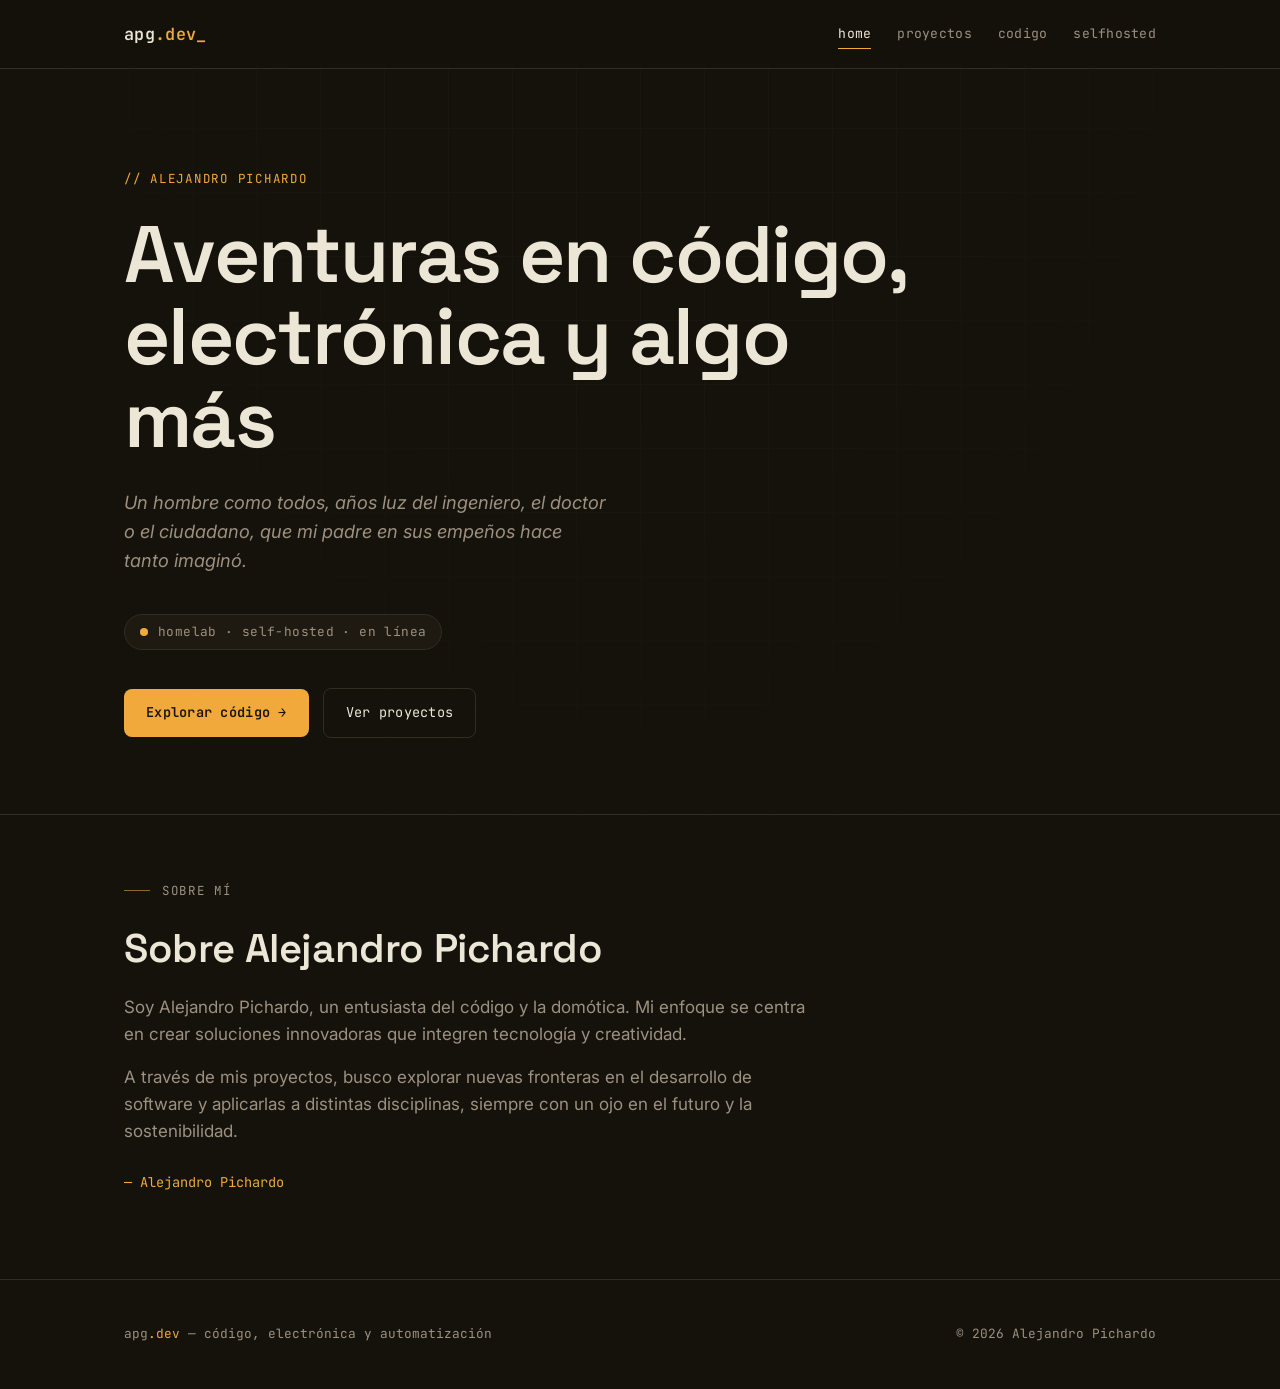
<file: html/index.html>
<!DOCTYPE html>
<html lang="es">
<head>
<meta charset="UTF-8">
<meta name="viewport" content="width=device-width, initial-scale=1.0">
<title>Alejandro Pichardo — Aventuras en código, electrónica y algo más</title>
<meta name="description" content="Alejandro Pichardo: entusiasta del código, la electrónica y la automatización. Homelab, software a medida y domótica.">
<link rel="preconnect" href="https://fonts.googleapis.com">
<link rel="preconnect" href="https://fonts.gstatic.com" crossorigin>
<link href="https://fonts.googleapis.com/css2?family=Space+Grotesk:wght@500;600;700&family=Inter:wght@400;500&family=JetBrains+Mono:wght@400;500;600&display=swap" rel="stylesheet">
<link rel="stylesheet" href="styles.css?v=2">
<link rel="icon" type="image/svg+xml" href="favicon.svg">
<link rel="apple-touch-icon" href="apple-touch-icon.png">
<meta property="og:type" content="website">
<meta property="og:site_name" content="apg.dev">
<meta property="og:title" content="Alejandro Pichardo — Aventuras en código, electrónica y algo más">
<meta property="og:description" content="Alejandro Pichardo: entusiasta del código, la electrónica y la automatización. Homelab, software a medida y domótica.">
<meta property="og:image" content="https://apg.dev/og-image.png">
<meta property="og:url" content="https://apg.dev/">
<meta name="twitter:card" content="summary_large_image">
</head>
<body><header class="site">
<div class="wrap nav">
<a class="brand" href="index.html">apg<span class="amber">.dev</span><span class="cursor">_</span></a>
<nav class="links">
<a href="index.html" aria-current="page">home</a>
<a href="proyectos.html">proyectos</a>
<a href="codigo.html">codigo</a>
<a href="selfhosted.html">selfhosted</a>
</nav>
</div>
</header>
<main>
<section class="hero">
<div class="wrap">
<p class="eyebrow">// alejandro pichardo</p>
<h1 class="display">Aventuras en código, electrónica y algo más</h1>
<p class="lede">Un hombre como todos, años luz del ingeniero, el doctor o el ciudadano, que mi padre en sus empeños hace tanto imaginó.</p>
<div class="cta-row">
<span class="statusline"><span class="led"></span>homelab · self-hosted · en línea</span>
</div>
<div class="cta-row">
<a class="btn btn-amber" href="codigo.html">Explorar código →</a>
<a class="btn btn-ghost" href="proyectos.html">Ver proyectos</a>
</div>
</div>
</section>
<section class="section">
<div class="wrap">
<div class="section-label">sobre mí</div>
<h2>Sobre Alejandro Pichardo</h2>
<div class="prose">
<p>Soy Alejandro Pichardo, un entusiasta del código y la domótica. Mi enfoque se centra en crear soluciones innovadoras que integren tecnología y creatividad.</p>
<p>A través de mis proyectos, busco explorar nuevas fronteras en el desarrollo de software y aplicarlas a distintas disciplinas, siempre con un ojo en el futuro y la sostenibilidad.</p>
</div>
<p class="sig">— Alejandro Pichardo</p>
</div>
</section>
</main>
<footer class="site">
<div class="wrap foot">
<span>apg<span style="color:var(--amber)">.dev</span> — código, electrónica y automatización</span>
<span>© 2026 Alejandro Pichardo</span>
</div>
</footer>
</body>
</html>
</file>
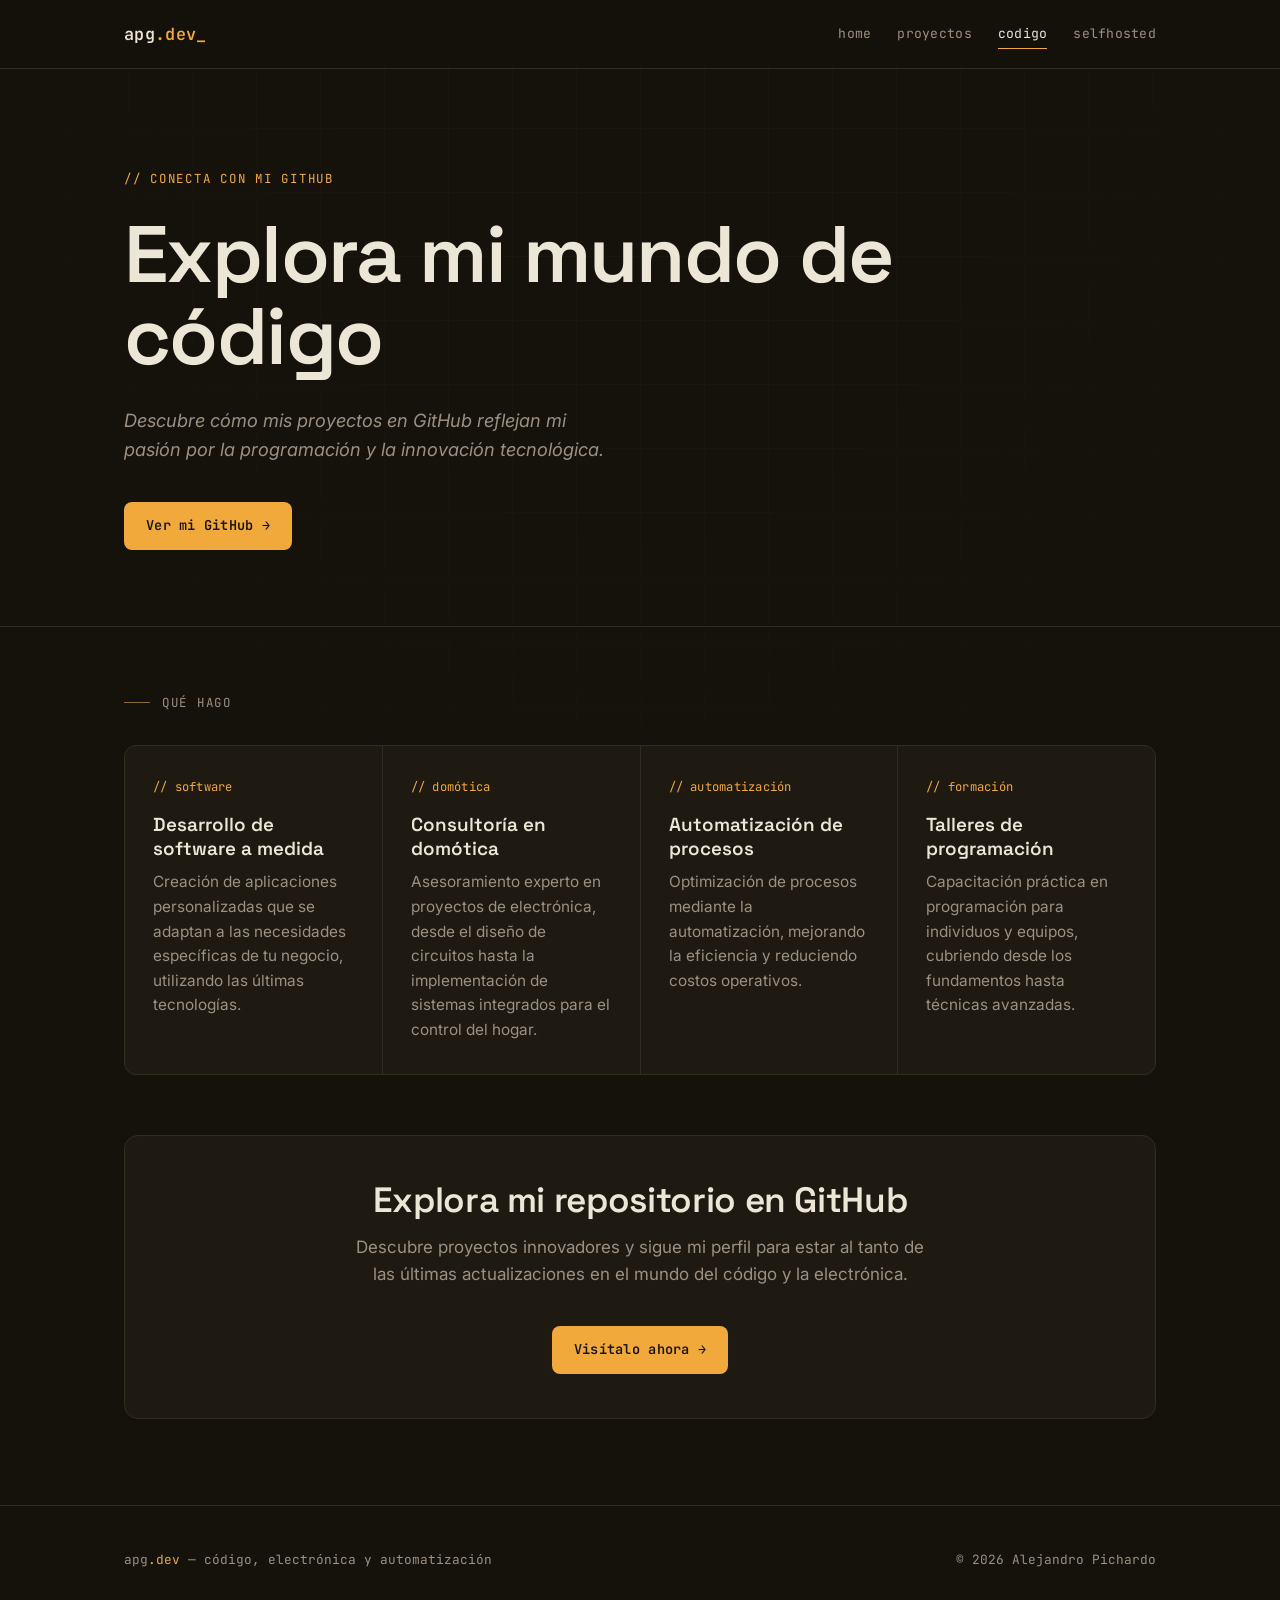
<file: html/codigo.html>
<!DOCTYPE html>
<html lang="es">
<head>
<meta charset="UTF-8">
<meta name="viewport" content="width=device-width, initial-scale=1.0">
<title>Código — Alejandro Pichardo</title>
<meta name="description" content="Servicios de Alejandro Pichardo: software a medida, domótica, automatización de procesos y talleres de programación.">
<link rel="preconnect" href="https://fonts.googleapis.com">
<link rel="preconnect" href="https://fonts.gstatic.com" crossorigin>
<link href="https://fonts.googleapis.com/css2?family=Space+Grotesk:wght@500;600;700&family=Inter:wght@400;500&family=JetBrains+Mono:wght@400;500;600&display=swap" rel="stylesheet">
<link rel="stylesheet" href="styles.css?v=2">
<link rel="icon" type="image/svg+xml" href="favicon.svg">
<link rel="apple-touch-icon" href="apple-touch-icon.png">
<meta property="og:type" content="website">
<meta property="og:site_name" content="apg.dev">
<meta property="og:title" content="Código — Alejandro Pichardo">
<meta property="og:description" content="Servicios de Alejandro Pichardo: software a medida, domótica, automatización de procesos y talleres de programación.">
<meta property="og:image" content="https://apg.dev/og-image.png">
<meta property="og:url" content="https://apg.dev/codigo.html">
<meta name="twitter:card" content="summary_large_image">
</head>
<body><header class="site">
<div class="wrap nav">
<a class="brand" href="index.html">apg<span class="amber">.dev</span><span class="cursor">_</span></a>
<nav class="links">
<a href="index.html">home</a>
<a href="proyectos.html">proyectos</a>
<a href="codigo.html" aria-current="page">codigo</a>
<a href="selfhosted.html">selfhosted</a>
</nav>
</div>
</header>
<main>
<section class="hero">
<div class="wrap">
<p class="eyebrow">// conecta con mi github</p>
<h1 class="display">Explora mi mundo de código</h1>
<p class="lede">Descubre cómo mis proyectos en GitHub reflejan mi pasión por la programación y la innovación tecnológica.</p>
<div class="cta-row">
<a class="btn btn-amber" href="https://github.com/pichardo7" target="_blank" rel="noopener">Ver mi GitHub →</a>
</div>
</div>
</section>
<section class="section">
<div class="wrap">
<div class="section-label">qué hago</div>
<div class="grid">
<article class="card">
<div class="tag">// software</div>
<h3>Desarrollo de software a medida</h3>
<p>Creación de aplicaciones personalizadas que se adaptan a las necesidades específicas de tu negocio, utilizando las últimas tecnologías.</p>
</article>
<article class="card">
<div class="tag">// domótica</div>
<h3>Consultoría en domótica</h3>
<p>Asesoramiento experto en proyectos de electrónica, desde el diseño de circuitos hasta la implementación de sistemas integrados para el control del hogar.</p>
</article>
<article class="card">
<div class="tag">// automatización</div>
<h3>Automatización de procesos</h3>
<p>Optimización de procesos mediante la automatización, mejorando la eficiencia y reduciendo costos operativos.</p>
</article>
<article class="card">
<div class="tag">// formación</div>
<h3>Talleres de programación</h3>
<p>Capacitación práctica en programación para individuos y equipos, cubriendo desde los fundamentos hasta técnicas avanzadas.</p>
</article>
</div>
<div class="gh" id="github">
<h2>Explora mi repositorio en GitHub</h2>
<p>Descubre proyectos innovadores y sigue mi perfil para estar al tanto de las últimas actualizaciones en el mundo del código y la electrónica.</p>
<div class="cta-row">
<a class="btn btn-amber" href="https://github.com/pichardo7" target="_blank" rel="noopener">Visítalo ahora →</a>
</div>
</div>
</div>
</section>
</main>
<footer class="site">
<div class="wrap foot">
<span>apg<span style="color:var(--amber)">.dev</span> — código, electrónica y automatización</span>
<span>© 2026 Alejandro Pichardo</span>
</div>
</footer>
</body>
</html>
</file>
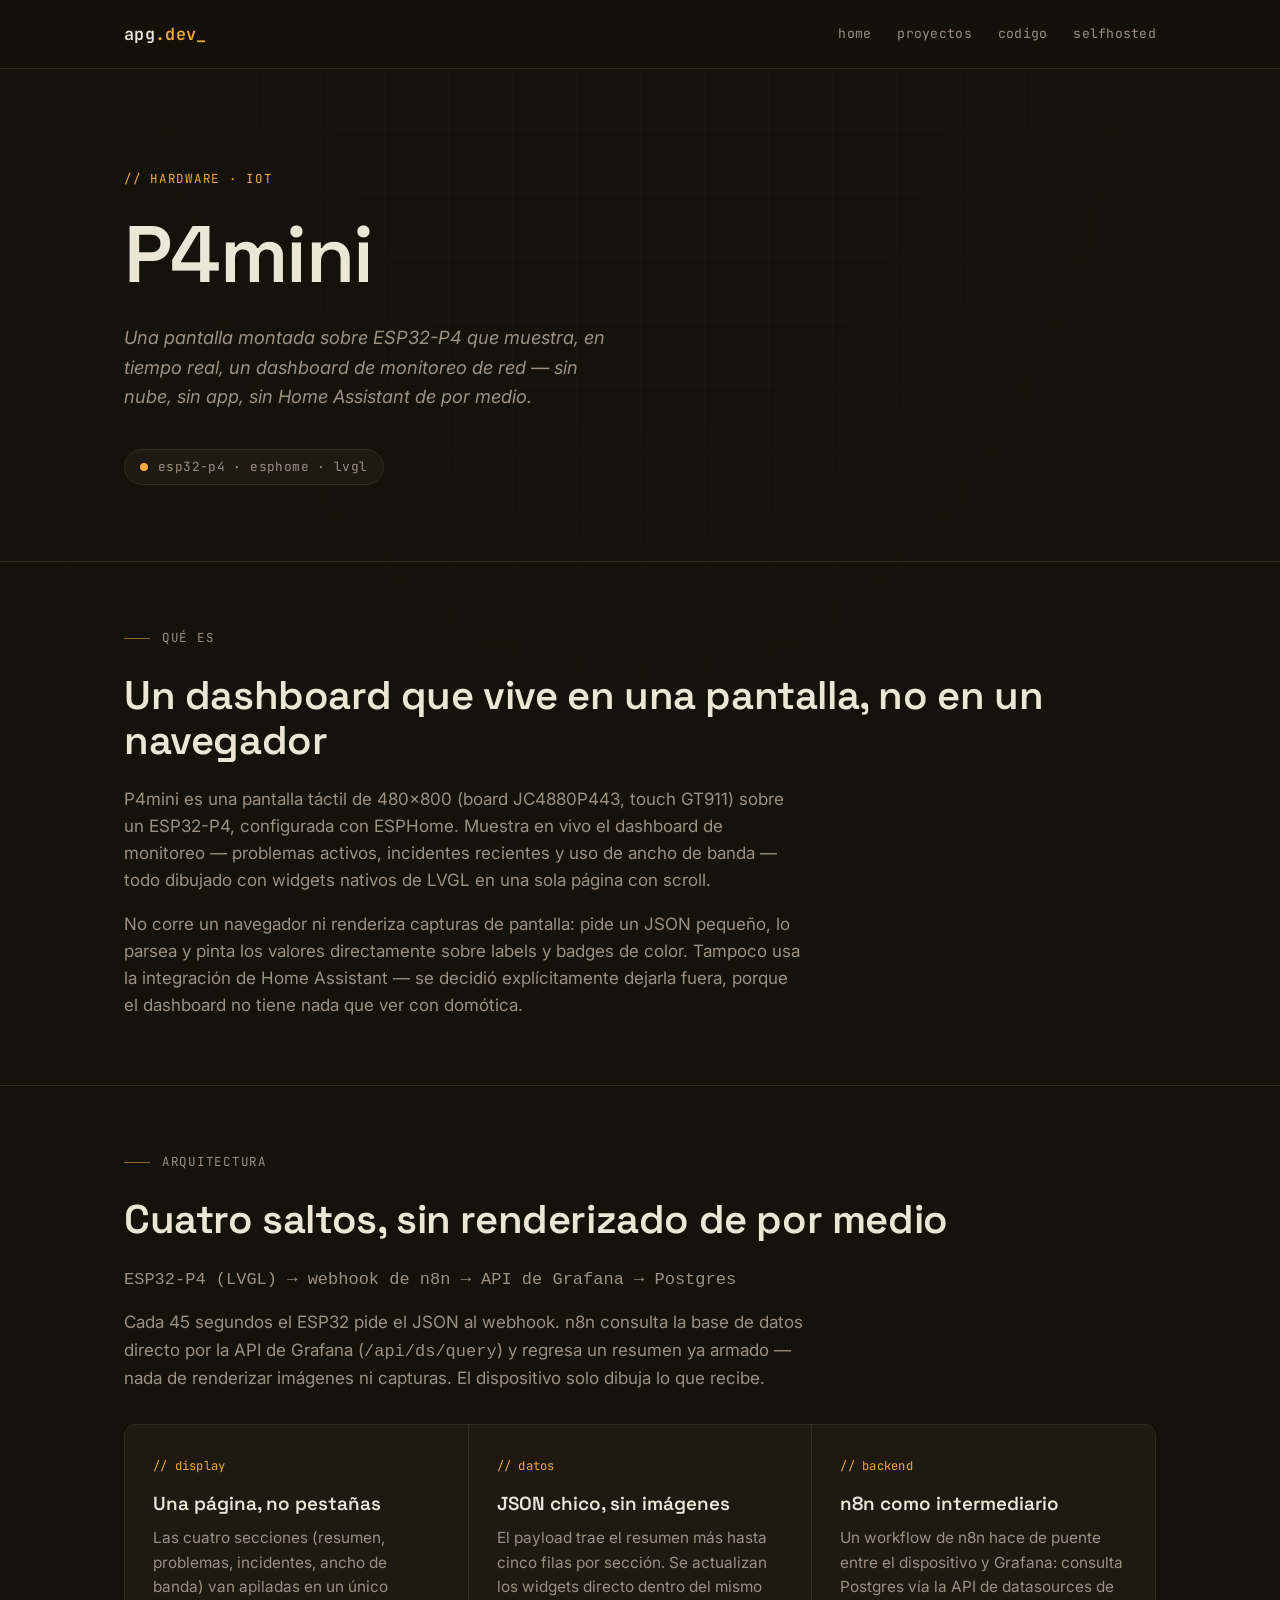
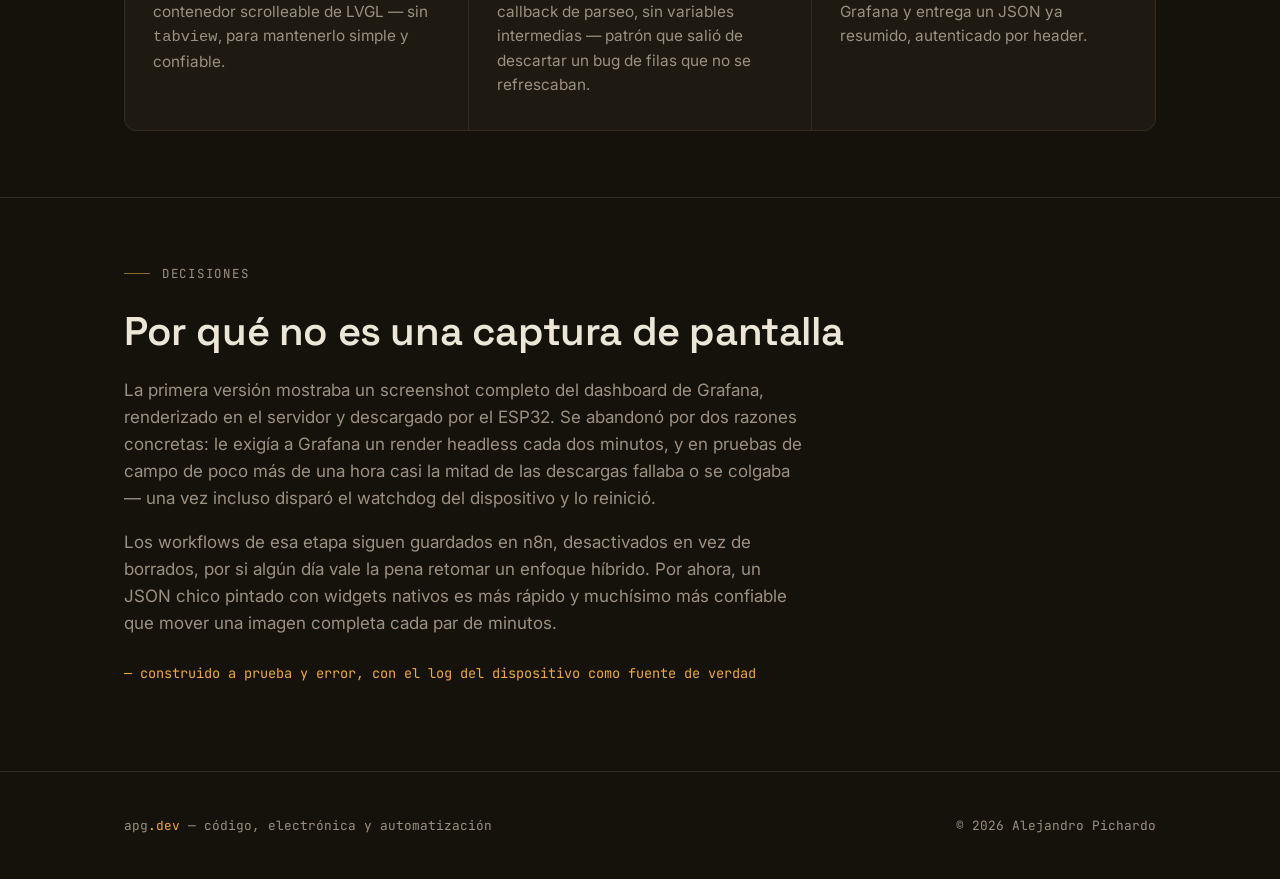
<file: html/p4mini.html>
<!DOCTYPE html>
<html lang="es">
<head>
<meta charset="UTF-8">
<meta name="viewport" content="width=device-width, initial-scale=1.0">
<title>P4mini — Alejandro Pichardo</title>
<meta name="description" content="P4mini: una pantalla ESP32-P4 con ESPHome que muestra en tiempo real un dashboard de monitoreo de red, consultando Grafana y Postgres vía un webhook de n8n.">
<link rel="preconnect" href="https://fonts.googleapis.com">
<link rel="preconnect" href="https://fonts.gstatic.com" crossorigin>
<link href="https://fonts.googleapis.com/css2?family=Space+Grotesk:wght@500;600;700&family=Inter:wght@400;500&family=JetBrains+Mono:wght@400;500;600&display=swap" rel="stylesheet">
<link rel="stylesheet" href="styles.css?v=2">
<link rel="icon" type="image/svg+xml" href="favicon.svg">
<link rel="apple-touch-icon" href="apple-touch-icon.png">
<meta property="og:type" content="website">
<meta property="og:site_name" content="apg.dev">
<meta property="og:title" content="P4mini — Alejandro Pichardo">
<meta property="og:description" content="P4mini: una pantalla ESP32-P4 con ESPHome que muestra en tiempo real un dashboard de monitoreo de red, consultando Grafana y Postgres vía un webhook de n8n.">
<meta property="og:image" content="https://apg.dev/og-image.png">
<meta property="og:url" content="https://apg.dev/p4mini.html">
<meta name="twitter:card" content="summary_large_image">
</head>
<body><header class="site">
<div class="wrap nav">
<a class="brand" href="index.html">apg<span class="amber">.dev</span><span class="cursor">_</span></a>
<nav class="links">
<a href="index.html">home</a>
<a href="proyectos.html">proyectos</a>
<a href="codigo.html">codigo</a>
<a href="selfhosted.html">selfhosted</a>
</nav>
</div>
</header>
<main>
<section class="hero">
<div class="wrap">
<p class="eyebrow">// hardware · iot</p>
<h1 class="display">P4mini</h1>
<p class="lede">Una pantalla montada sobre ESP32-P4 que muestra, en tiempo real, un dashboard de monitoreo de red — sin nube, sin app, sin Home Assistant de por medio.</p>
<div class="cta-row">
<span class="statusline"><span class="led"></span>esp32-p4 · esphome · lvgl</span>
</div>
</div>
</section>
<section class="section">
<div class="wrap">
<div class="section-label">qué es</div>
<h2>Un dashboard que vive en una pantalla, no en un navegador</h2>
<div class="prose">
<p>P4mini es una pantalla táctil de 480×800 (board JC4880P443, touch GT911) sobre un ESP32-P4, configurada con <a href="https://esphome.io" target="_blank" rel="noopener">ESPHome</a>. Muestra en vivo el dashboard de monitoreo — problemas activos, incidentes recientes y uso de ancho de banda — todo dibujado con widgets nativos de LVGL en una sola página con scroll.</p>
<p>No corre un navegador ni renderiza capturas de pantalla: pide un JSON pequeño, lo parsea y pinta los valores directamente sobre labels y badges de color. Tampoco usa la integración de Home Assistant — se decidió explícitamente dejarla fuera, porque el dashboard no tiene nada que ver con domótica.</p>
</div>
</div>
</section>
<section class="section">
<div class="wrap">
<div class="section-label">arquitectura</div>
<h2>Cuatro saltos, sin renderizado de por medio</h2>
<div class="prose">
<p><code>ESP32-P4 (LVGL) → webhook de n8n → API de Grafana → Postgres</code></p>
<p>Cada 45 segundos el ESP32 pide el JSON al webhook. n8n consulta la base de datos directo por la API de Grafana (<code>/api/ds/query</code>) y regresa un resumen ya armado — nada de renderizar imágenes ni capturas. El dispositivo solo dibuja lo que recibe.</p>
</div>
<div class="grid">
<article class="card">
<div class="tag">// display</div>
<h3>Una página, no pestañas</h3>
<p>Las cuatro secciones (resumen, problemas, incidentes, ancho de banda) van apiladas en un único contenedor scrolleable de LVGL — sin <code>tabview</code>, para mantenerlo simple y confiable.</p>
</article>
<article class="card">
<div class="tag">// datos</div>
<h3>JSON chico, sin imágenes</h3>
<p>El payload trae el resumen más hasta cinco filas por sección. Se actualizan los widgets directo dentro del mismo callback de parseo, sin variables intermedias — patrón que salió de descartar un bug de filas que no se refrescaban.</p>
</article>
<article class="card">
<div class="tag">// backend</div>
<h3>n8n como intermediario</h3>
<p>Un workflow de n8n hace de puente entre el dispositivo y Grafana: consulta Postgres vía la API de datasources de Grafana y entrega un JSON ya resumido, autenticado por header.</p>
</article>
</div>
</div>
</section>
<section class="section">
<div class="wrap">
<div class="section-label">decisiones</div>
<h2>Por qué no es una captura de pantalla</h2>
<div class="prose">
<p>La primera versión mostraba un screenshot completo del dashboard de Grafana, renderizado en el servidor y descargado por el ESP32. Se abandonó por dos razones concretas: le exigía a Grafana un render headless cada dos minutos, y en pruebas de campo de poco más de una hora casi la mitad de las descargas fallaba o se colgaba — una vez incluso disparó el watchdog del dispositivo y lo reinició.</p>
<p>Los workflows de esa etapa siguen guardados en n8n, desactivados en vez de borrados, por si algún día vale la pena retomar un enfoque híbrido. Por ahora, un JSON chico pintado con widgets nativos es más rápido y muchísimo más confiable que mover una imagen completa cada par de minutos.</p>
</div>
<p class="sig">— construido a prueba y error, con el log del dispositivo como fuente de verdad</p>
</div>
</section>
</main>
<footer class="site">
<div class="wrap foot">
<span>apg<span style="color:var(--amber)">.dev</span> — código, electrónica y automatización</span>
<span>© 2026 Alejandro Pichardo</span>
</div>
</footer>
</body>
</html>
</file>
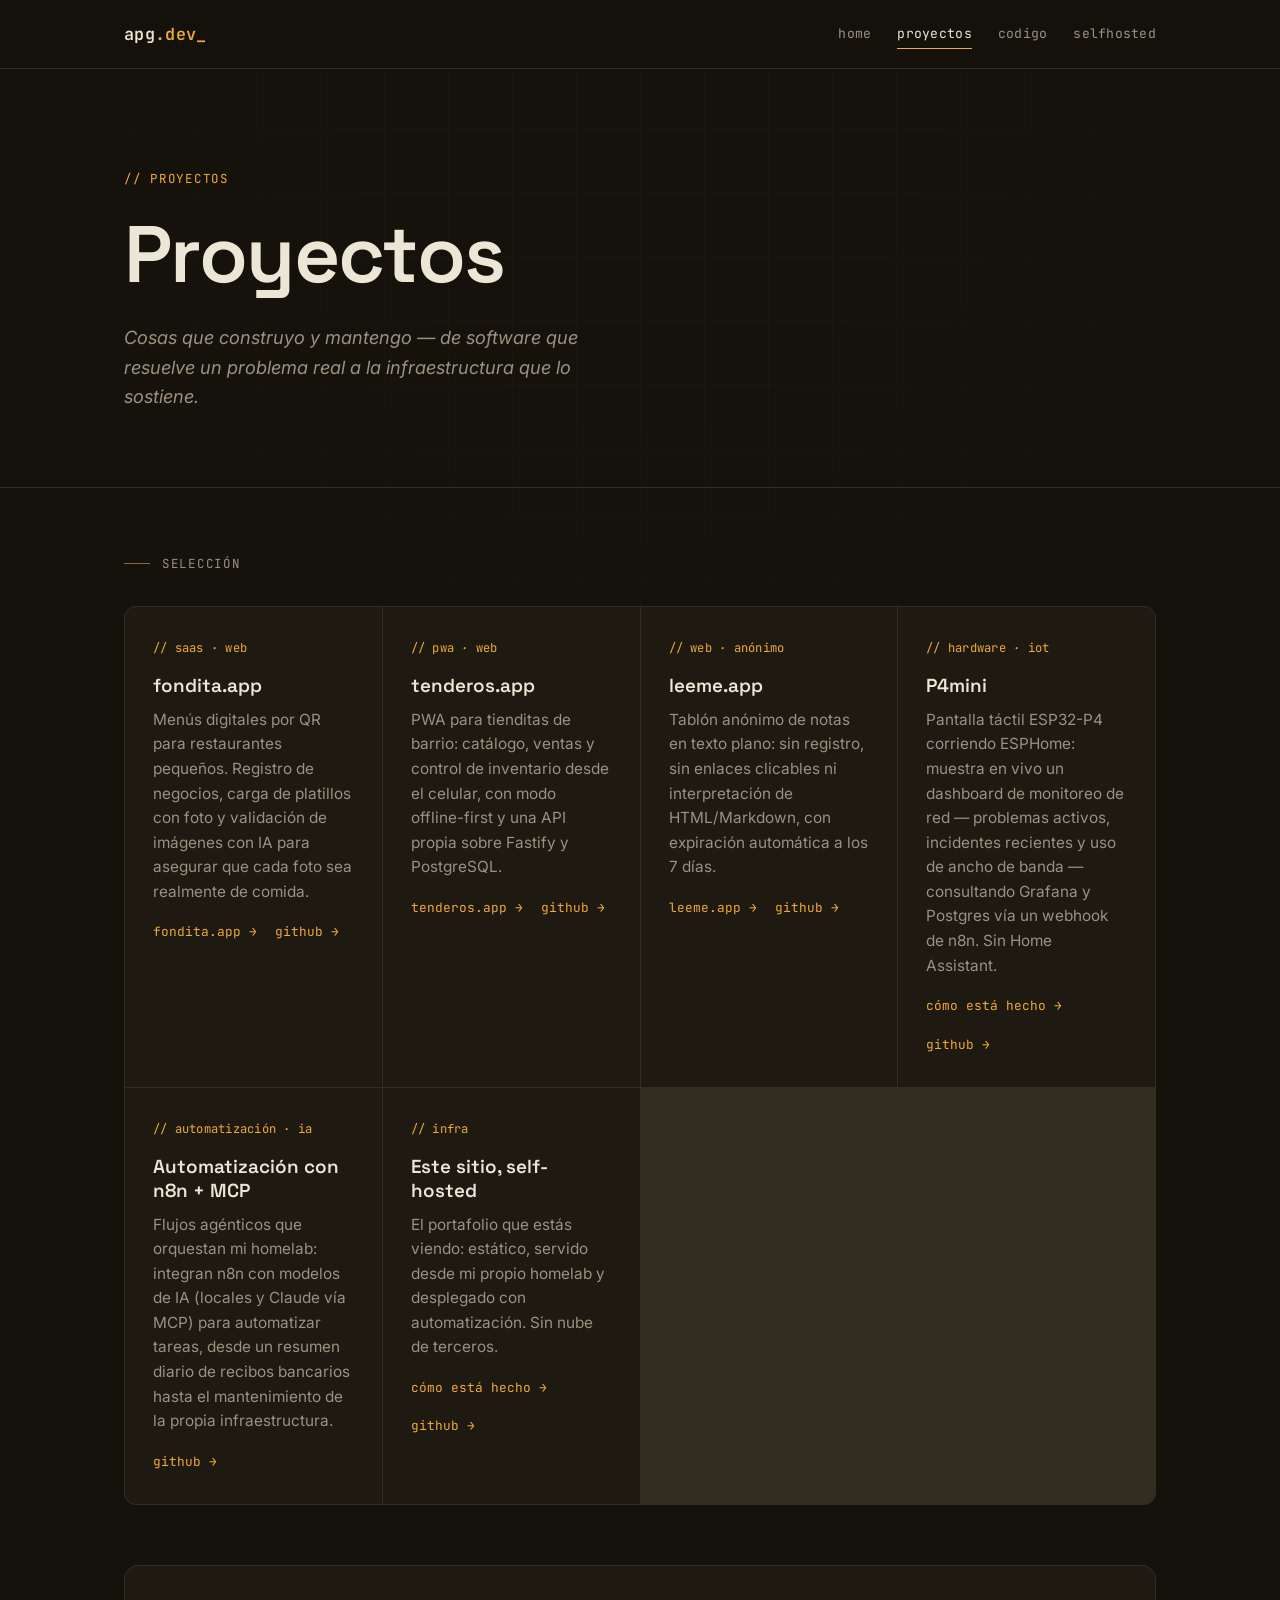
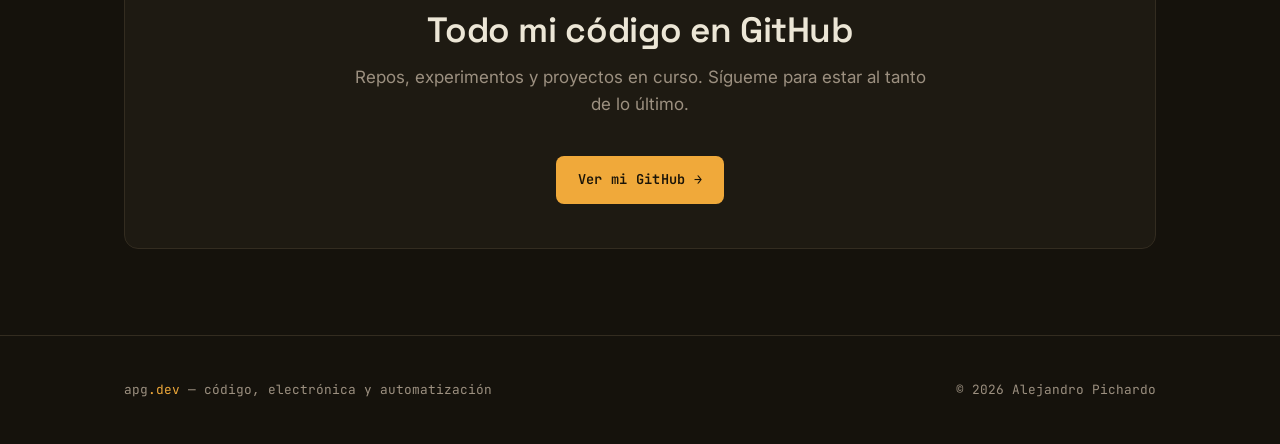
<file: html/proyectos.html>
<!DOCTYPE html>
<html lang="es">
<head>
<meta charset="UTF-8">
<meta name="viewport" content="width=device-width, initial-scale=1.0">
<title>Proyectos — Alejandro Pichardo</title>
<meta name="description" content="Proyectos de Alejandro Pichardo: fondita.app, tenderos.app, leeme.app, P4mini (ESP32-P4), automatización con n8n y MCP, y un homelab self-hosted.">
<link rel="preconnect" href="https://fonts.googleapis.com">
<link rel="preconnect" href="https://fonts.gstatic.com" crossorigin>
<link href="https://fonts.googleapis.com/css2?family=Space+Grotesk:wght@500;600;700&family=Inter:wght@400;500&family=JetBrains+Mono:wght@400;500;600&display=swap" rel="stylesheet">
<link rel="stylesheet" href="styles.css?v=2">
<link rel="icon" type="image/svg+xml" href="favicon.svg">
<link rel="apple-touch-icon" href="apple-touch-icon.png">
<meta property="og:type" content="website">
<meta property="og:site_name" content="apg.dev">
<meta property="og:title" content="Proyectos — Alejandro Pichardo">
<meta property="og:description" content="Proyectos de Alejandro Pichardo: fondita.app, tenderos.app, leeme.app, P4mini (ESP32-P4), automatización con n8n y MCP, y un homelab self-hosted.">
<meta property="og:image" content="https://apg.dev/og-image.png">
<meta property="og:url" content="https://apg.dev/proyectos.html">
<meta name="twitter:card" content="summary_large_image">
</head>
<body><header class="site">
<div class="wrap nav">
<a class="brand" href="index.html">apg<span class="amber">.dev</span><span class="cursor">_</span></a>
<nav class="links">
<a href="index.html">home</a>
<a href="proyectos.html" aria-current="page">proyectos</a>
<a href="codigo.html">codigo</a>
<a href="selfhosted.html">selfhosted</a>
</nav>
</div>
</header>
<main>
<section class="hero">
<div class="wrap">
<p class="eyebrow">// proyectos</p>
<h1 class="display">Proyectos</h1>
<p class="lede">Cosas que construyo y mantengo — de software que resuelve un problema real a la infraestructura que lo sostiene.</p>
</div>
</section>
<section class="section">
<div class="wrap">
<div class="section-label">selección</div>
<div class="grid">
<article class="card">
<div class="tag">// saas · web</div>
<h3>fondita.app</h3>
<p>Menús digitales por QR para restaurantes pequeños. Registro de negocios, carga de platillos con foto y validación de imágenes con IA para asegurar que cada foto sea realmente de comida.</p>
<div class="meta">
<a href="https://fondita.app" target="_blank" rel="noopener">fondita.app →</a>
<a href="https://github.com/pichardo7/fondita" target="_blank" rel="noopener">github →</a>
</div>
</article>
<article class="card">
<div class="tag">// pwa · web</div>
<h3>tenderos.app</h3>
<p>PWA para tienditas de barrio: catálogo, ventas y control de inventario desde el celular, con modo offline-first y una API propia sobre Fastify y PostgreSQL.</p>
<div class="meta">
<a href="https://tenderos.app" target="_blank" rel="noopener">tenderos.app →</a>
<a href="https://github.com/pichardo7/tenderos" target="_blank" rel="noopener">github →</a>
</div>
</article>
<article class="card">
<div class="tag">// web · anónimo</div>
<h3>leeme.app</h3>
<p>Tablón anónimo de notas en texto plano: sin registro, sin enlaces clicables ni interpretación de HTML/Markdown, con expiración automática a los 7 días.</p>
<div class="meta">
<a href="https://leeme.app" target="_blank" rel="noopener">leeme.app →</a>
<a href="https://github.com/pichardo7/leeme.app" target="_blank" rel="noopener">github →</a>
</div>
</article>
<article class="card">
<div class="tag">// hardware · iot</div>
<h3>P4mini</h3>
<p>Pantalla táctil ESP32-P4 corriendo ESPHome: muestra en vivo un dashboard de monitoreo de red — problemas activos, incidentes recientes y uso de ancho de banda — consultando Grafana y Postgres vía un webhook de n8n. Sin Home Assistant.</p>
<div class="meta">
<a href="p4mini.html">cómo está hecho →</a>
<a href="https://github.com/pichardo7/esp32" target="_blank" rel="noopener">github →</a>
</div>
</article>
<article class="card">
<div class="tag">// automatización · ia</div>
<h3>Automatización con n8n + MCP</h3>
<p>Flujos agénticos que orquestan mi homelab: integran n8n con modelos de IA (locales y Claude vía MCP) para automatizar tareas, desde un resumen diario de recibos bancarios hasta el mantenimiento de la propia infraestructura.</p>
<div class="meta">
<a href="https://github.com/pichardo7" target="_blank" rel="noopener">github →</a>
</div>
</article>
<article class="card">
<div class="tag">// infra</div>
<h3>Este sitio, self-hosted</h3>
<p>El portafolio que estás viendo: estático, servido desde mi propio homelab y desplegado con automatización. Sin nube de terceros.</p>
<div class="meta">
<a href="selfhosted.html">cómo está hecho →</a>
<a href="https://github.com/pichardo7/apg-static" target="_blank" rel="noopener">github →</a>
</div>
</article>
</div>
<div class="gh" id="github">
<h2>Todo mi código en GitHub</h2>
<p>Repos, experimentos y proyectos en curso. Sígueme para estar al tanto de lo último.</p>
<div class="cta-row">
<a class="btn btn-amber" href="https://github.com/pichardo7" target="_blank" rel="noopener">Ver mi GitHub →</a>
</div>
</div>
</div>
</section>
</main>
<footer class="site">
<div class="wrap foot">
<span>apg<span style="color:var(--amber)">.dev</span> — código, electrónica y automatización</span>
<span>© 2026 Alejandro Pichardo</span>
</div>
</footer>
</body>
</html>
</file>
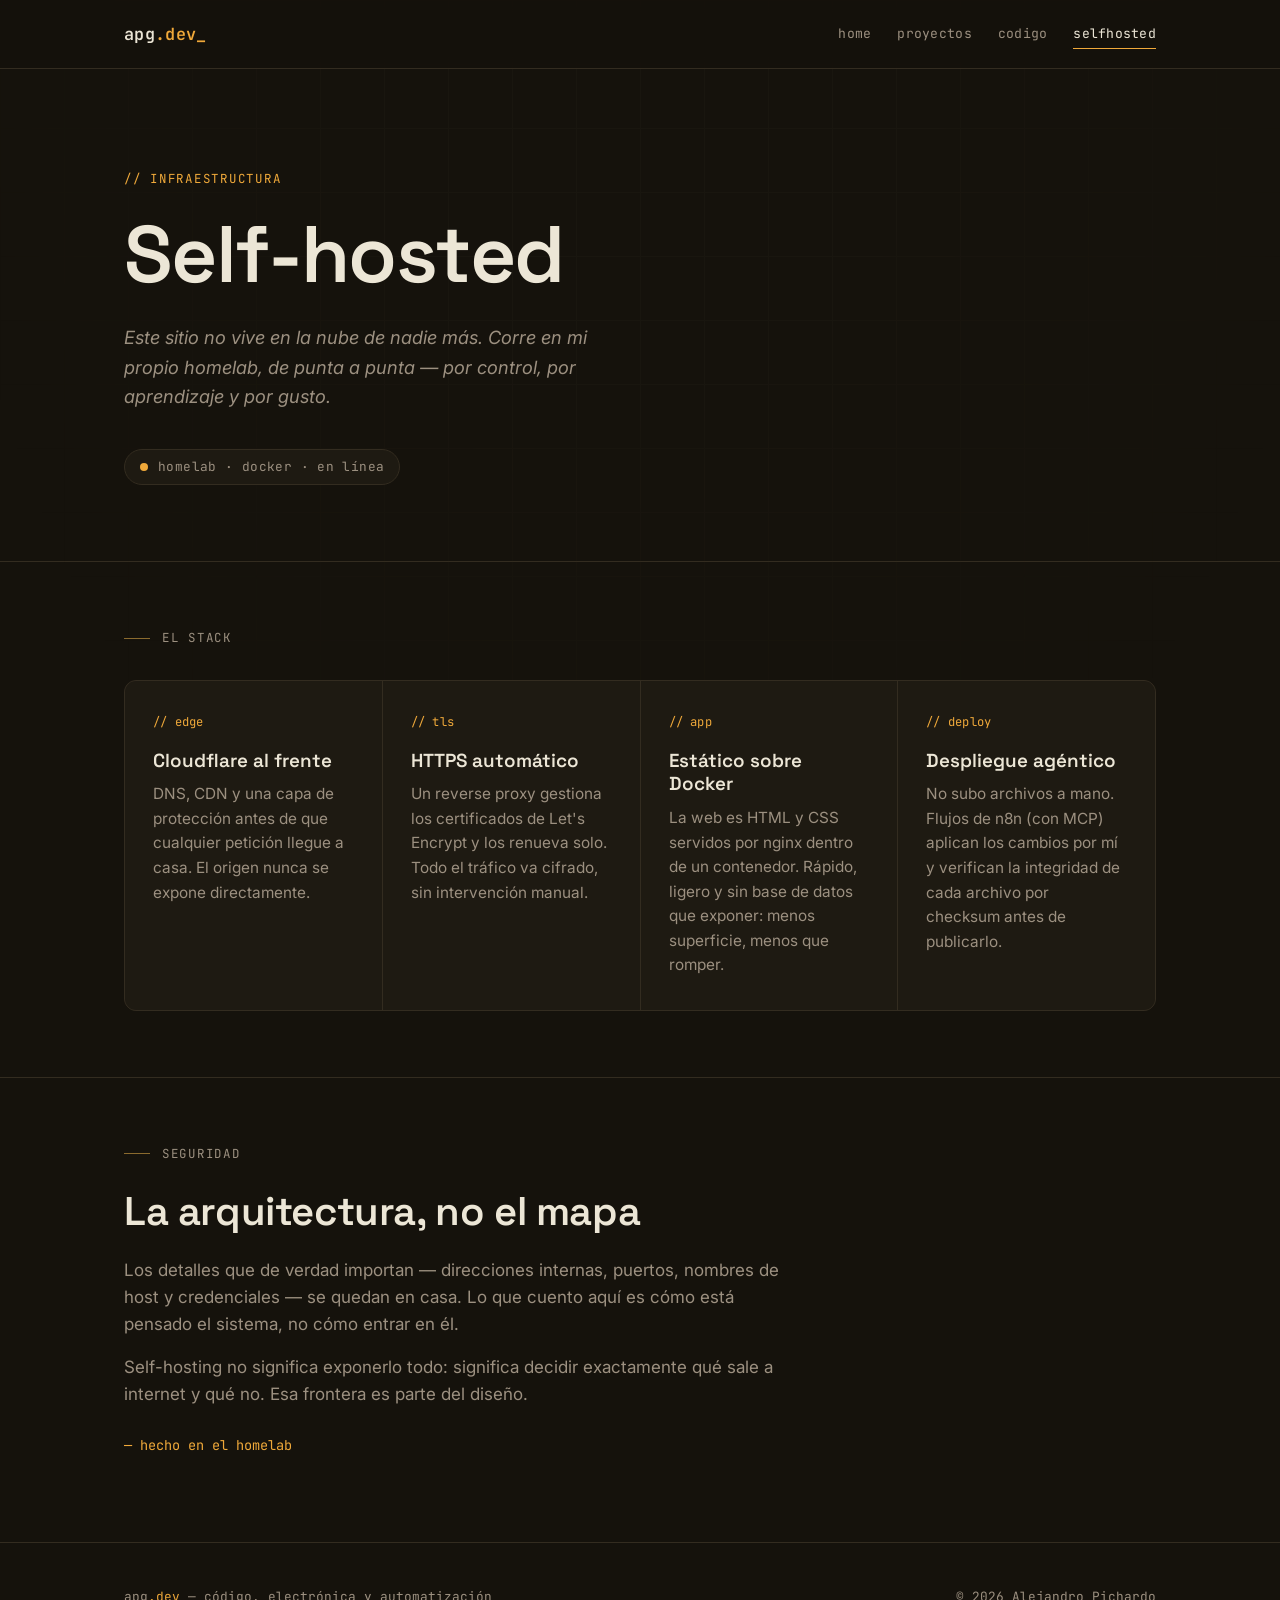
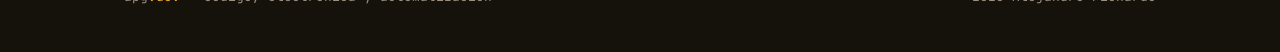
<file: html/selfhosted.html>
<!DOCTYPE html>
<html lang="es">
<head>
<meta charset="UTF-8">
<meta name="viewport" content="width=device-width, initial-scale=1.0">
<title>Self-hosted — Alejandro Pichardo</title>
<meta name="description" content="Cómo está hecho este sitio: arquitectura self-hosted en un homelab, con Cloudflare, HTTPS automático, Docker y despliegue agéntico con n8n.">
<link rel="preconnect" href="https://fonts.googleapis.com">
<link rel="preconnect" href="https://fonts.gstatic.com" crossorigin>
<link href="https://fonts.googleapis.com/css2?family=Space+Grotesk:wght@500;600;700&family=Inter:wght@400;500&family=JetBrains+Mono:wght@400;500;600&display=swap" rel="stylesheet">
<link rel="stylesheet" href="styles.css?v=2">
<link rel="icon" type="image/svg+xml" href="favicon.svg">
<link rel="apple-touch-icon" href="apple-touch-icon.png">
<meta property="og:type" content="website">
<meta property="og:site_name" content="apg.dev">
<meta property="og:title" content="Self-hosted — Alejandro Pichardo">
<meta property="og:description" content="Cómo está hecho este sitio: arquitectura self-hosted en un homelab, con Cloudflare, HTTPS automático, Docker y despliegue agéntico con n8n.">
<meta property="og:image" content="https://apg.dev/og-image.png">
<meta property="og:url" content="https://apg.dev/selfhosted.html">
<meta name="twitter:card" content="summary_large_image">
</head>
<body><header class="site">
<div class="wrap nav">
<a class="brand" href="index.html">apg<span class="amber">.dev</span><span class="cursor">_</span></a>
<nav class="links">
<a href="index.html">home</a>
<a href="proyectos.html">proyectos</a>
<a href="codigo.html">codigo</a>
<a href="selfhosted.html" aria-current="page">selfhosted</a>
</nav>
</div>
</header>
<main>
<section class="hero">
<div class="wrap">
<p class="eyebrow">// infraestructura</p>
<h1 class="display">Self-hosted</h1>
<p class="lede">Este sitio no vive en la nube de nadie más. Corre en mi propio homelab, de punta a punta — por control, por aprendizaje y por gusto.</p>
<div class="cta-row">
<span class="statusline"><span class="led"></span>homelab · docker · en línea</span>
</div>
</div>
</section>
<section class="section">
<div class="wrap">
<div class="section-label">el stack</div>
<div class="grid">
<article class="card">
<div class="tag">// edge</div>
<h3>Cloudflare al frente</h3>
<p>DNS, CDN y una capa de protección antes de que cualquier petición llegue a casa. El origen nunca se expone directamente.</p>
</article>
<article class="card">
<div class="tag">// tls</div>
<h3>HTTPS automático</h3>
<p>Un reverse proxy gestiona los certificados de Let's Encrypt y los renueva solo. Todo el tráfico va cifrado, sin intervención manual.</p>
</article>
<article class="card">
<div class="tag">// app</div>
<h3>Estático sobre Docker</h3>
<p>La web es HTML y CSS servidos por nginx dentro de un contenedor. Rápido, ligero y sin base de datos que exponer: menos superficie, menos que romper.</p>
</article>
<article class="card">
<div class="tag">// deploy</div>
<h3>Despliegue agéntico</h3>
<p>No subo archivos a mano. Flujos de n8n (con MCP) aplican los cambios por mí y verifican la integridad de cada archivo por checksum antes de publicarlo.</p>
</article>
</div>
</div>
</section>
<section class="section">
<div class="wrap">
<div class="section-label">seguridad</div>
<h2>La arquitectura, no el mapa</h2>
<div class="prose">
<p>Los detalles que de verdad importan — direcciones internas, puertos, nombres de host y credenciales — se quedan en casa. Lo que cuento aquí es cómo está pensado el sistema, no cómo entrar en él.</p>
<p>Self-hosting no significa exponerlo todo: significa decidir exactamente qué sale a internet y qué no. Esa frontera es parte del diseño.</p>
</div>
<p class="sig">— hecho en el homelab</p>
</div>
</section>
</main>
<footer class="site">
<div class="wrap foot">
<span>apg<span style="color:var(--amber)">.dev</span> — código, electrónica y automatización</span>
<span>© 2026 Alejandro Pichardo</span>
</div>
</footer>
</body>
</html>
</file>
<file: html/styles.css>
:root{--bg:#15120C;--panel:#1E1A12;--panel-2:#241F16;--line:#332C20;--ink:#ECE6D6;--muted:#9C9080;--amber:#F0A93A;--amber-dim:#8A6A2E;--maxw:1080px}*{box-sizing:border-box;margin:0;padding:0}html{scroll-behavior:smooth}body{background:var(--bg);color:var(--ink);font-family:'Inter',system-ui,sans-serif;font-size:17px;line-height:1.6;-webkit-font-smoothing:antialiased;overflow-x:hidden}a{color:inherit;text-decoration:none}img{max-width:100%;display:block}body::before{content:"";position:fixed;inset:0;z-index:0;pointer-events:none;background-image:linear-gradient(var(--line) 1px,transparent 1px),linear-gradient(90deg,var(--line) 1px,transparent 1px);background-size:64px 64px;opacity:.16;-webkit-mask-image:radial-gradient(ellipse at 50% -10%,#000 35%,transparent 80%);mask-image:radial-gradient(ellipse at 50% -10%,#000 35%,transparent 80%)}.wrap{max-width:var(--maxw);margin:0 auto;padding:0 24px;position:relative;z-index:1}header.site{position:sticky;top:0;z-index:20;background:rgba(21,18,12,.82);backdrop-filter:blur(10px);border-bottom:1px solid var(--line)}.nav{display:flex;align-items:center;justify-content:space-between;height:68px}.brand{font-family:'JetBrains Mono',monospace;font-weight:600;font-size:1.05rem;letter-spacing:.02em}.brand .amber{color:var(--amber)}.brand .cursor{color:var(--amber);animation:blink 1.2s steps(1) infinite}@keyframes blink{50%{opacity:0}}nav.links{display:flex;gap:26px;font-family:'JetBrains Mono',monospace;font-size:.82rem;letter-spacing:.02em;text-transform:lowercase}nav.links a{color:var(--muted);transition:color .2s;padding:4px 0;border-bottom:1px solid transparent}nav.links a:hover,nav.links a[aria-current="page"]{color:var(--ink);border-bottom-color:var(--amber)}nav.links a:focus-visible,.btn:focus-visible{outline:2px solid var(--amber);outline-offset:3px;border-radius:2px}.statusline{display:inline-flex;align-items:center;gap:10px;font-family:'JetBrains Mono',monospace;font-size:.8rem;letter-spacing:.03em;color:var(--muted);border:1px solid var(--line);border-radius:999px;padding:7px 15px;background:var(--panel)}.led{width:8px;height:8px;border-radius:50%;background:var(--amber);animation:pulse 2.6s ease-out infinite}@keyframes pulse{0%{box-shadow:0 0 0 0 rgba(240,169,58,.5)}70%{box-shadow:0 0 0 7px rgba(240,169,58,0)}100%{box-shadow:0 0 0 0 rgba(240,169,58,0)}}.hero{padding:100px 0 76px}.eyebrow{font-family:'JetBrains Mono',monospace;font-size:.78rem;letter-spacing:.14em;text-transform:uppercase;color:var(--amber);margin-bottom:24px}h1.display{font-family:'Space Grotesk',sans-serif;font-weight:600;line-height:1.03;letter-spacing:-.02em;font-size:clamp(2.6rem,7vw,5rem);max-width:16ch}.hero .lede{margin-top:28px;max-width:44ch;color:var(--muted);font-size:1.14rem;font-style:italic}.cta-row{display:flex;flex-wrap:wrap;gap:14px;margin-top:38px;align-items:center}.btn{display:inline-flex;align-items:center;gap:9px;font-family:'JetBrains Mono',monospace;font-size:.85rem;letter-spacing:.02em;padding:13px 22px;border-radius:8px;transition:.2s;cursor:pointer}.btn-amber{background:var(--amber);color:#1A1408;font-weight:600}.btn-amber:hover{background:#ffc164}.btn-ghost{border:1px solid var(--line);color:var(--ink)}.btn-ghost:hover{border-color:var(--amber);color:var(--amber)}.section{padding:66px 0;border-top:1px solid var(--line)}.section-label{font-family:'JetBrains Mono',monospace;font-size:.78rem;letter-spacing:.14em;text-transform:uppercase;color:var(--muted);margin-bottom:26px;display:flex;align-items:center;gap:12px}.section-label::before{content:"";width:26px;height:1px;background:var(--amber-dim)}h2{font-family:'Space Grotesk',sans-serif;font-weight:600;font-size:clamp(1.8rem,4vw,2.5rem);letter-spacing:-.01em;line-height:1.12}.prose{margin-top:22px}.prose p{max-width:62ch;color:var(--muted);margin-top:16px}.sig{margin-top:26px;font-family:'JetBrains Mono',monospace;font-size:.85rem;color:var(--amber)}footer.site{border-top:1px solid var(--line);padding:44px 0;margin-top:20px}.foot{display:flex;flex-wrap:wrap;gap:16px;justify-content:space-between;align-items:center;font-family:'JetBrains Mono',monospace;font-size:.8rem;color:var(--muted)}.foot a:hover{color:var(--amber)}@media (max-width:560px){nav.links{gap:16px;font-size:.76rem}.hero{padding:72px 0 56px}.btn{width:100%;justify-content:center}}@media (prefers-reduced-motion:reduce){*{animation:none!important;scroll-behavior:auto}}
.grid{display:grid;grid-template-columns:repeat(auto-fit,minmax(250px,1fr));gap:1px;background:var(--line);border:1px solid var(--line);border-radius:12px;overflow:hidden;margin-top:32px}.card{background:var(--panel);padding:32px 28px;transition:background .2s;display:flex;flex-direction:column}.card:hover{background:var(--panel-2)}.card .tag{font-family:'JetBrains Mono',monospace;font-size:.76rem;color:var(--amber);margin-bottom:16px;letter-spacing:.02em}.card h3{font-family:'Space Grotesk',sans-serif;font-weight:600;font-size:1.18rem;margin-bottom:10px;line-height:1.25}.card p{color:var(--muted);font-size:.96rem}.card .meta{margin-top:18px;display:flex;gap:18px;flex-wrap:wrap}.card .meta a{font-family:'JetBrains Mono',monospace;font-size:.8rem;color:var(--amber)}.card .meta a:hover{text-decoration:underline}.gh{margin-top:60px;border:1px solid var(--line);border-radius:14px;background:var(--panel);padding:44px 32px;text-align:center}.gh h2{font-family:'Space Grotesk',sans-serif;font-weight:600;font-size:clamp(1.6rem,4vw,2.2rem);letter-spacing:-.01em}.gh p{color:var(--muted);max-width:52ch;margin:14px auto 28px}.gh .cta-row{justify-content:center}
</file>
